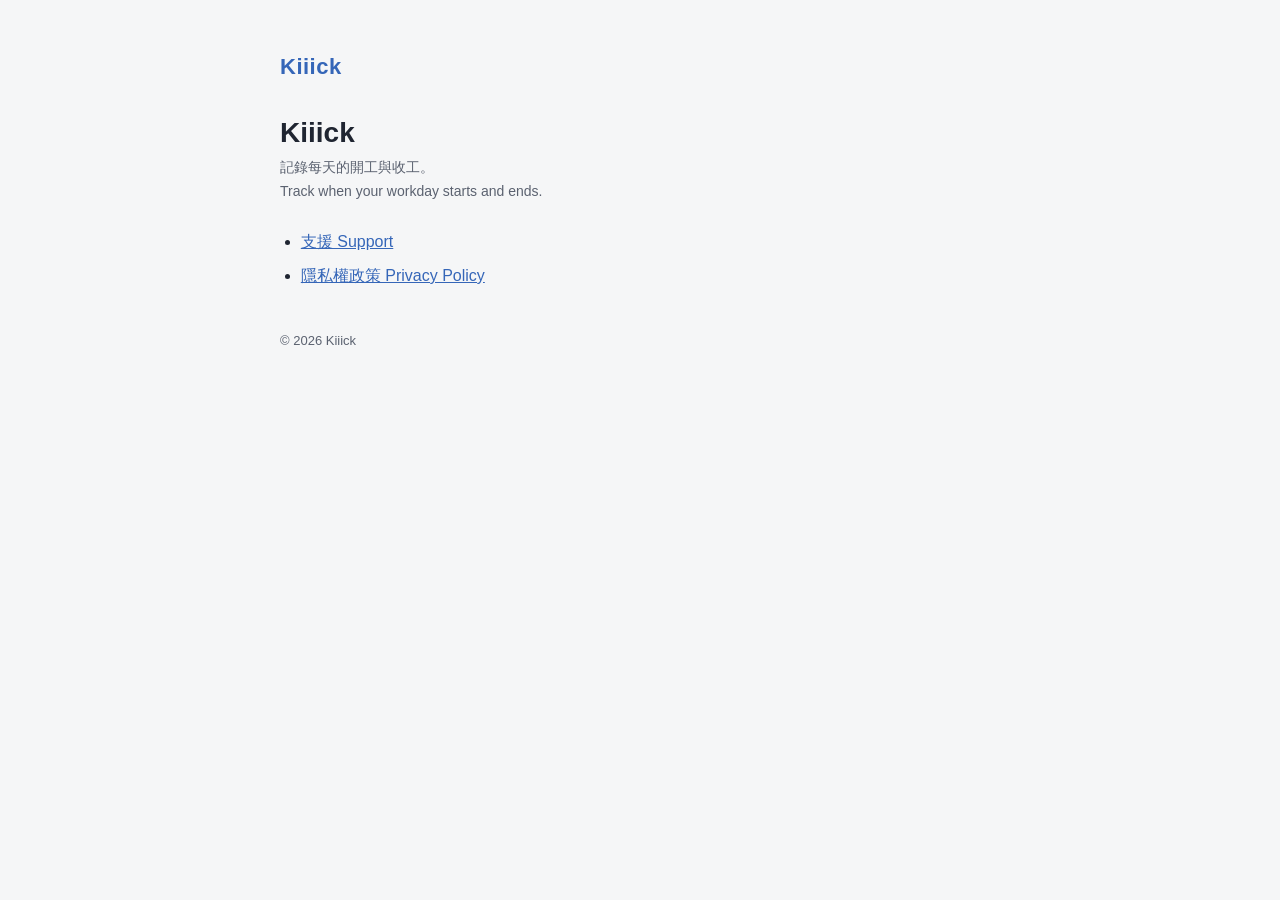
<file: index.html>
<!doctype html>
<html lang="zh-Hant">
<head>
<meta charset="utf-8">
<meta name="viewport" content="width=device-width,initial-scale=1">
<title>Kiiick</title>
<link rel="stylesheet" href="style.css">
</head>
<body>
<main>
<header><a class="brand" href="./">Kiiick</a></header>
<h1>Kiiick</h1>
<p class="meta">記錄每天的開工與收工。<br>Track when your workday starts and ends.</p>
<ul>
<li><a href="support/">支援 Support</a></li>
<li><a href="privacy/">隱私權政策 Privacy Policy</a></li>
</ul>
<footer>© 2026 Kiiick</footer>
</main>
</body>
</html>
</file>
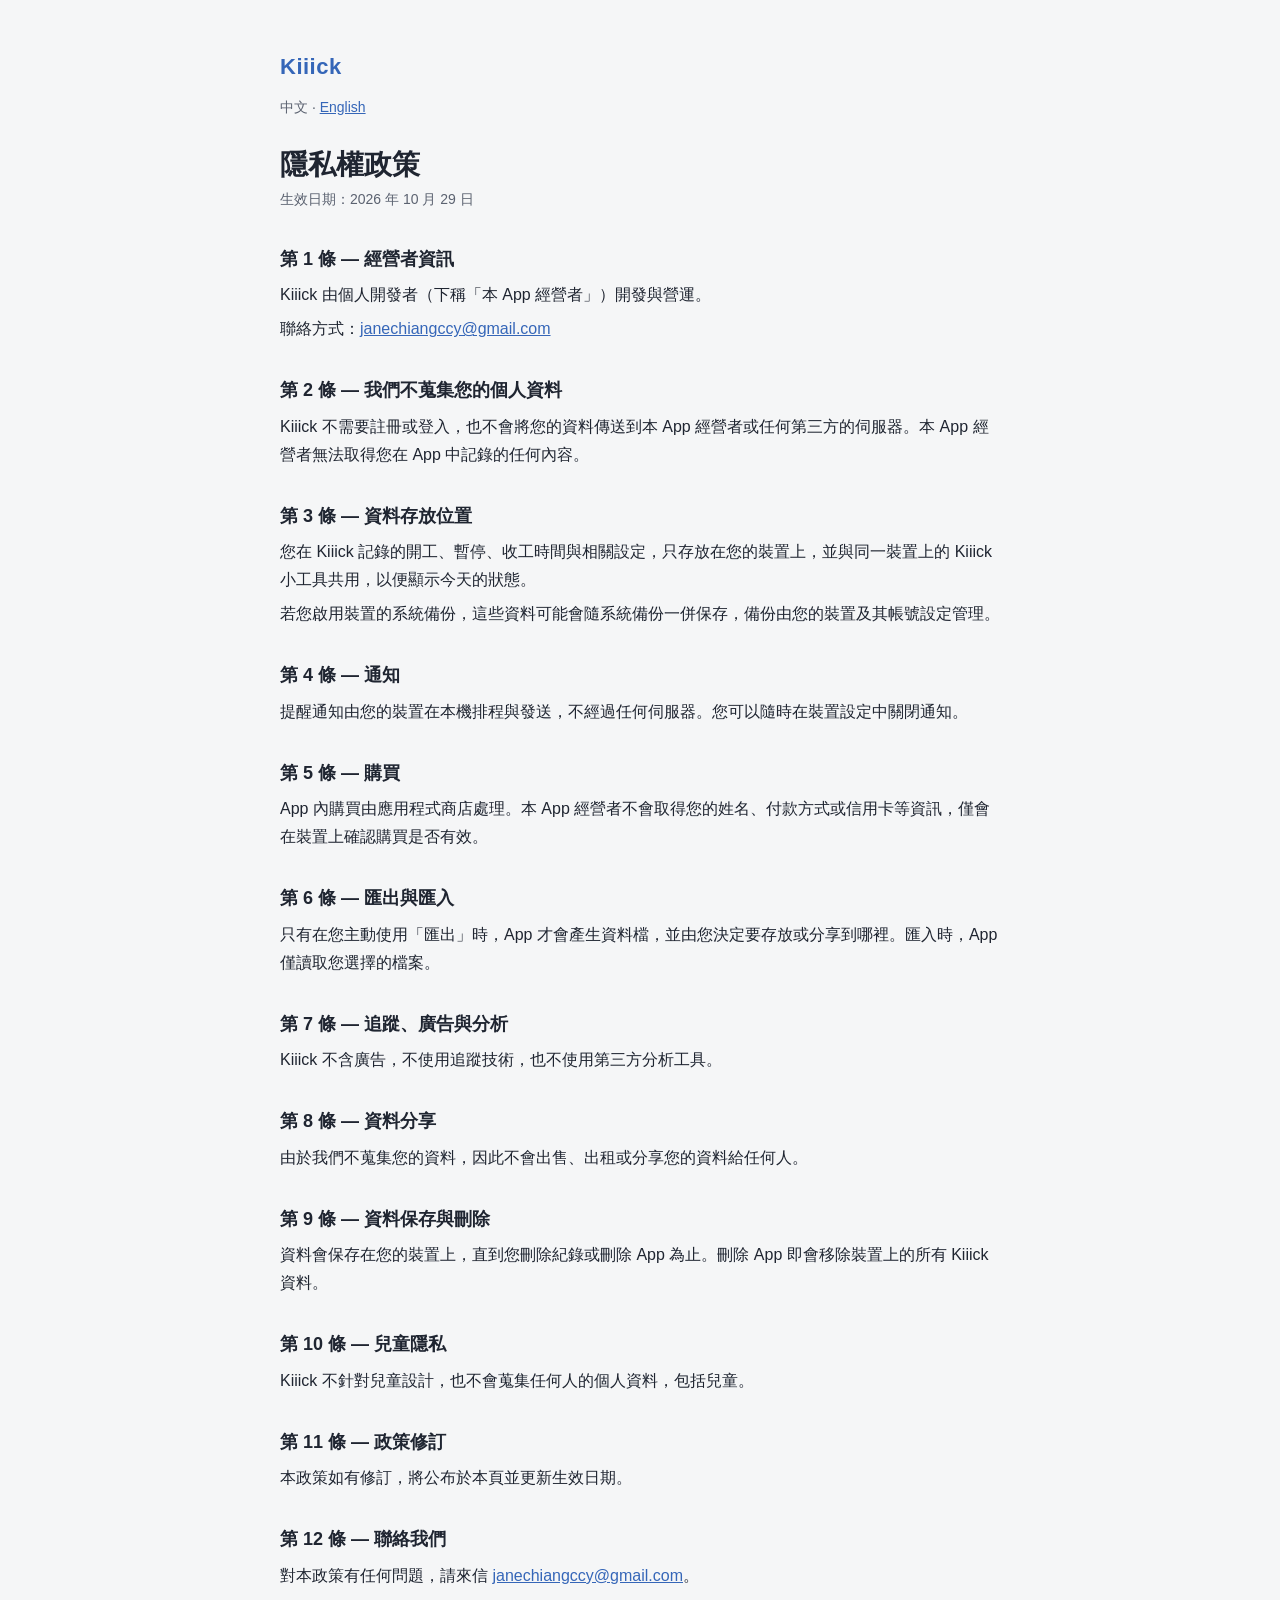
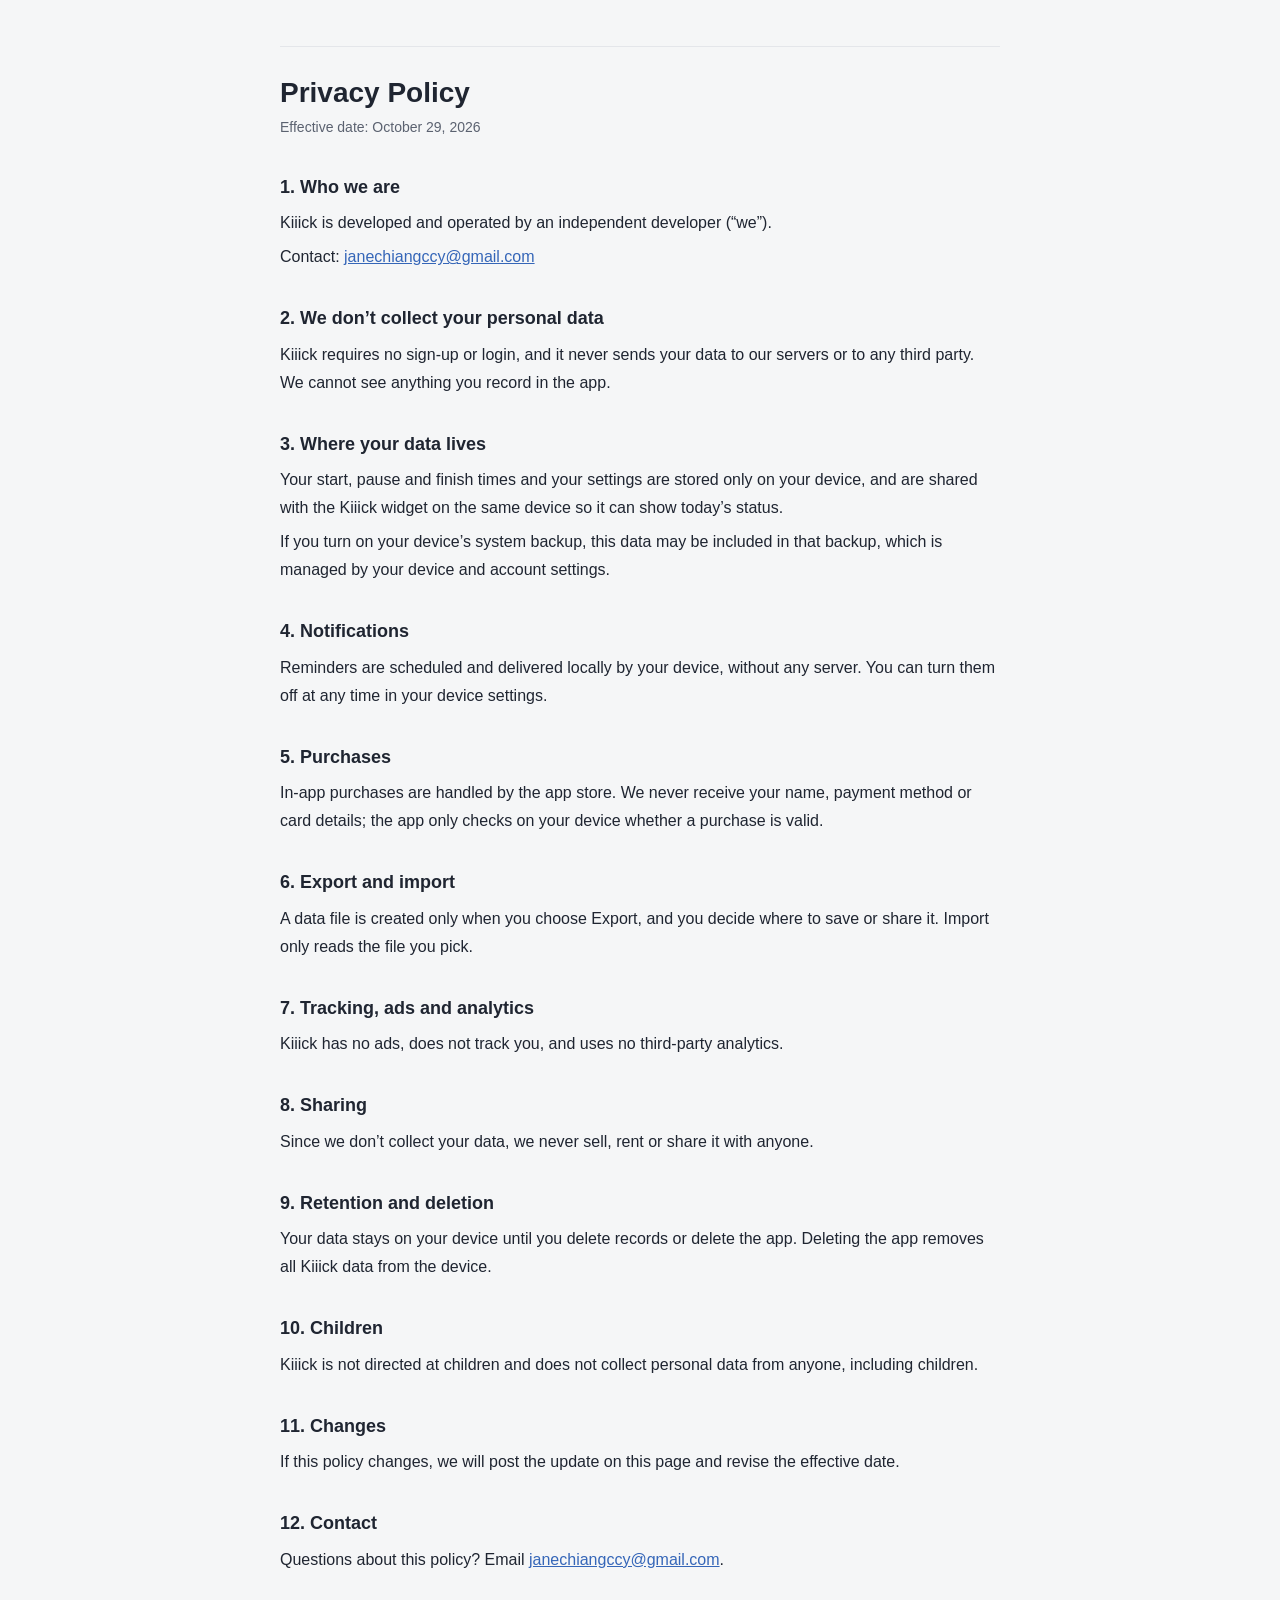
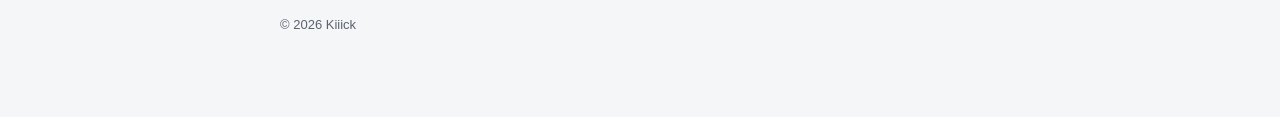
<file: privacy/index.html>
<!doctype html>
<html lang="zh-Hant">
<head>
<meta charset="utf-8">
<meta name="viewport" content="width=device-width,initial-scale=1">
<title>隱私權政策｜Kiiick</title>
<link rel="stylesheet" href="../style.css">
</head>
<body>
<main>
<header>
<a class="brand" href="../">Kiiick</a>
<nav class="lang">中文 · <a href="#en">English</a></nav>
</header>

<h1>隱私權政策</h1>
<p class="meta">生效日期：2026 年 10 月 29 日</p>

<h2>第 1 條 — 經營者資訊</h2>
<p>Kiiick 由個人開發者（下稱「本 App 經營者」）開發與營運。</p>
<p>聯絡方式：<a href="mailto:janechiangccy@gmail.com">janechiangccy@gmail.com</a></p>

<h2>第 2 條 — 我們不蒐集您的個人資料</h2>
<p>Kiiick 不需要註冊或登入，也不會將您的資料傳送到本 App 經營者或任何第三方的伺服器。本 App 經營者無法取得您在 App 中記錄的任何內容。</p>

<h2>第 3 條 — 資料存放位置</h2>
<p>您在 Kiiick 記錄的開工、暫停、收工時間與相關設定，只存放在您的裝置上，並與同一裝置上的 Kiiick 小工具共用，以便顯示今天的狀態。</p>
<p>若您啟用裝置的系統備份，這些資料可能會隨系統備份一併保存，備份由您的裝置及其帳號設定管理。</p>

<h2>第 4 條 — 通知</h2>
<p>提醒通知由您的裝置在本機排程與發送，不經過任何伺服器。您可以隨時在裝置設定中關閉通知。</p>

<h2>第 5 條 — 購買</h2>
<p>App 內購買由應用程式商店處理。本 App 經營者不會取得您的姓名、付款方式或信用卡等資訊，僅會在裝置上確認購買是否有效。</p>

<h2>第 6 條 — 匯出與匯入</h2>
<p>只有在您主動使用「匯出」時，App 才會產生資料檔，並由您決定要存放或分享到哪裡。匯入時，App 僅讀取您選擇的檔案。</p>

<h2>第 7 條 — 追蹤、廣告與分析</h2>
<p>Kiiick 不含廣告，不使用追蹤技術，也不使用第三方分析工具。</p>

<h2>第 8 條 — 資料分享</h2>
<p>由於我們不蒐集您的資料，因此不會出售、出租或分享您的資料給任何人。</p>

<h2>第 9 條 — 資料保存與刪除</h2>
<p>資料會保存在您的裝置上，直到您刪除紀錄或刪除 App 為止。刪除 App 即會移除裝置上的所有 Kiiick 資料。</p>

<h2>第 10 條 — 兒童隱私</h2>
<p>Kiiick 不針對兒童設計，也不會蒐集任何人的個人資料，包括兒童。</p>

<h2>第 11 條 — 政策修訂</h2>
<p>本政策如有修訂，將公布於本頁並更新生效日期。</p>

<h2>第 12 條 — 聯絡我們</h2>
<p>對本政策有任何問題，請來信 <a href="mailto:janechiangccy@gmail.com">janechiangccy@gmail.com</a>。</p>

<hr id="en">

<h1>Privacy Policy</h1>
<p class="meta">Effective date: October 29, 2026</p>

<h2>1. Who we are</h2>
<p>Kiiick is developed and operated by an independent developer (“we”).</p>
<p>Contact: <a href="mailto:janechiangccy@gmail.com">janechiangccy@gmail.com</a></p>

<h2>2. We don’t collect your personal data</h2>
<p>Kiiick requires no sign-up or login, and it never sends your data to our servers or to any third party. We cannot see anything you record in the app.</p>

<h2>3. Where your data lives</h2>
<p>Your start, pause and finish times and your settings are stored only on your device, and are shared with the Kiiick widget on the same device so it can show today’s status.</p>
<p>If you turn on your device’s system backup, this data may be included in that backup, which is managed by your device and account settings.</p>

<h2>4. Notifications</h2>
<p>Reminders are scheduled and delivered locally by your device, without any server. You can turn them off at any time in your device settings.</p>

<h2>5. Purchases</h2>
<p>In-app purchases are handled by the app store. We never receive your name, payment method or card details; the app only checks on your device whether a purchase is valid.</p>

<h2>6. Export and import</h2>
<p>A data file is created only when you choose Export, and you decide where to save or share it. Import only reads the file you pick.</p>

<h2>7. Tracking, ads and analytics</h2>
<p>Kiiick has no ads, does not track you, and uses no third-party analytics.</p>

<h2>8. Sharing</h2>
<p>Since we don’t collect your data, we never sell, rent or share it with anyone.</p>

<h2>9. Retention and deletion</h2>
<p>Your data stays on your device until you delete records or delete the app. Deleting the app removes all Kiiick data from the device.</p>

<h2>10. Children</h2>
<p>Kiiick is not directed at children and does not collect personal data from anyone, including children.</p>

<h2>11. Changes</h2>
<p>If this policy changes, we will post the update on this page and revise the effective date.</p>

<h2>12. Contact</h2>
<p>Questions about this policy? Email <a href="mailto:janechiangccy@gmail.com">janechiangccy@gmail.com</a>.</p>

<footer>© 2026 Kiiick</footer>
</main>
</body>
</html>
</file>
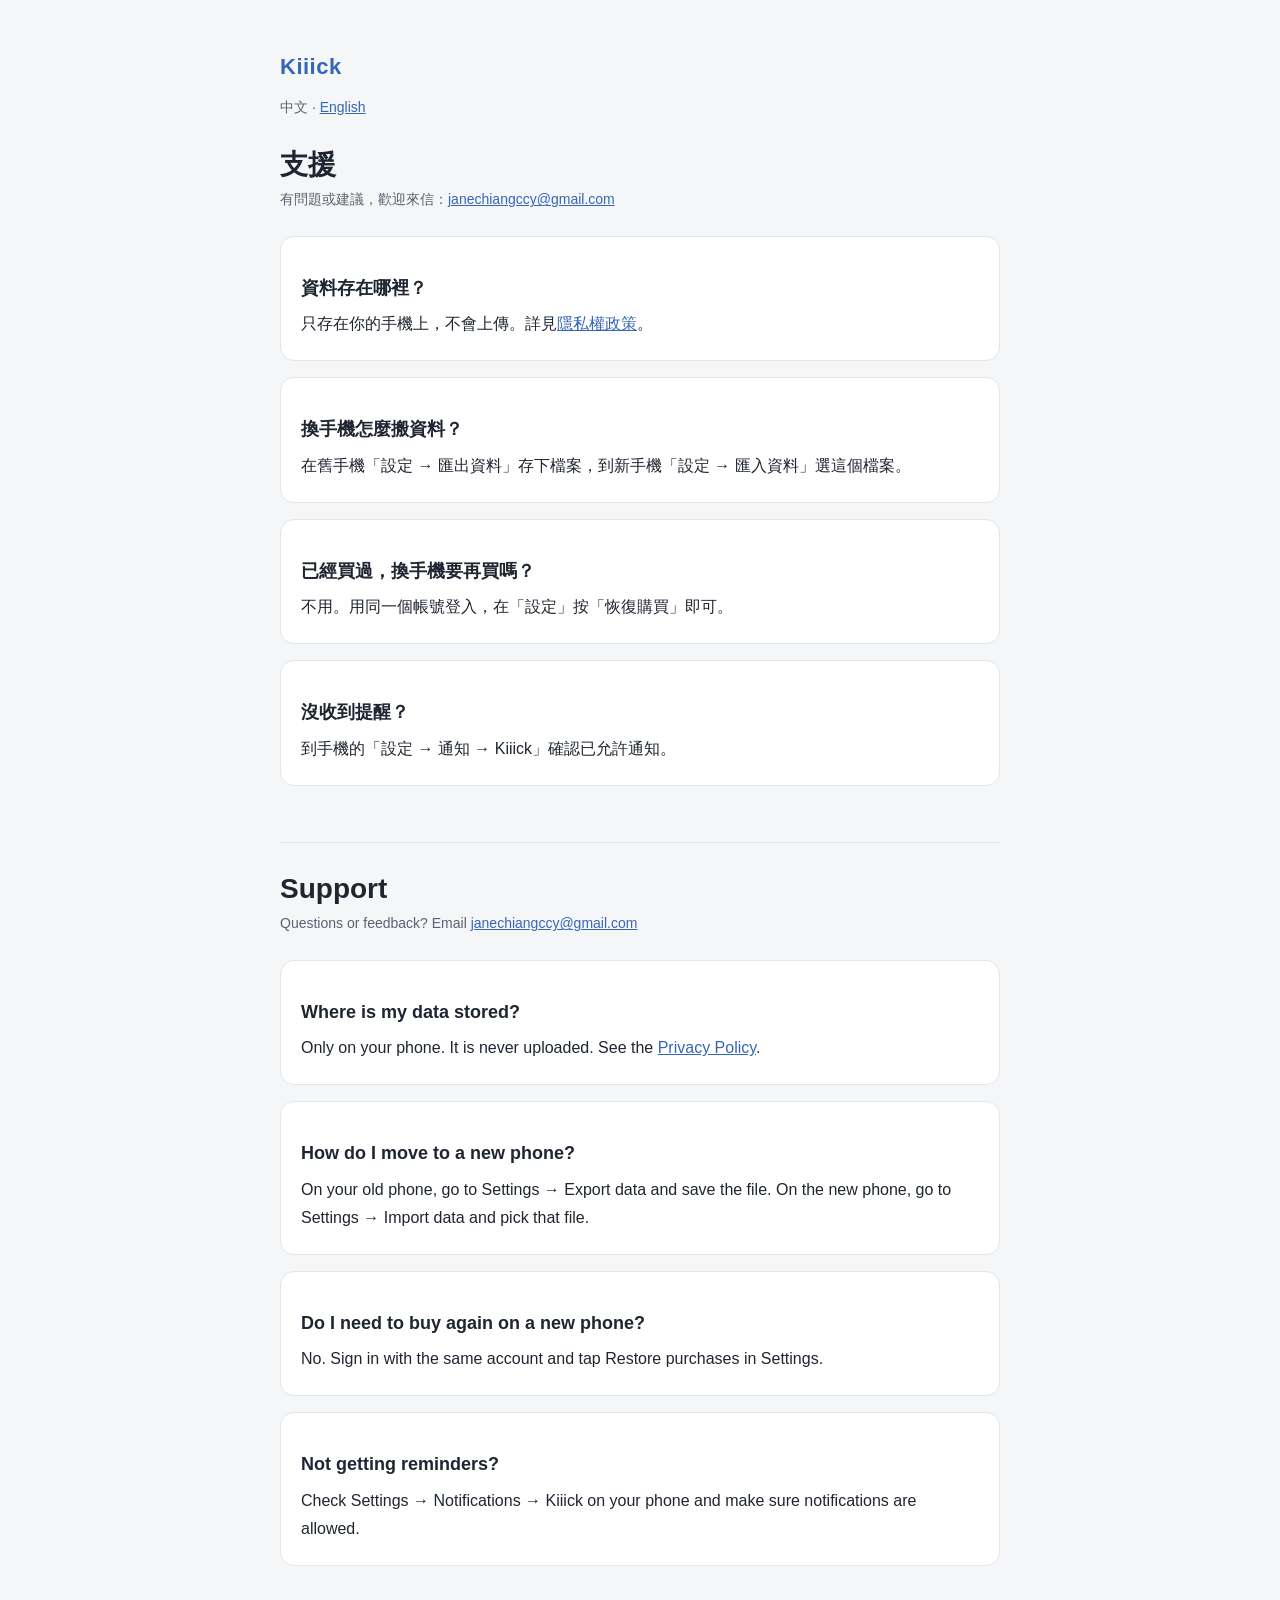
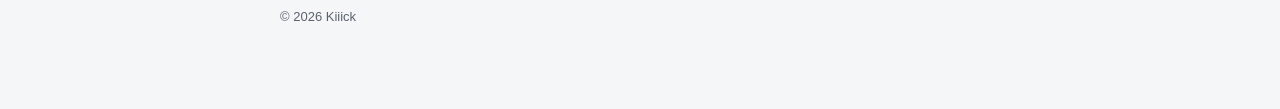
<file: support/index.html>
<!doctype html>
<html lang="zh-Hant">
<head>
<meta charset="utf-8">
<meta name="viewport" content="width=device-width,initial-scale=1">
<title>支援｜Kiiick</title>
<link rel="stylesheet" href="../style.css">
</head>
<body>
<main>
<header>
<a class="brand" href="../">Kiiick</a>
<nav class="lang">中文 · <a href="#en">English</a></nav>
</header>

<h1>支援</h1>
<p class="meta">有問題或建議，歡迎來信：<a href="mailto:janechiangccy@gmail.com">janechiangccy@gmail.com</a></p>

<div class="card">
<h2>資料存在哪裡？</h2>
<p>只存在你的手機上，不會上傳。詳見<a href="../privacy/">隱私權政策</a>。</p>
</div>
<div class="card">
<h2>換手機怎麼搬資料？</h2>
<p>在舊手機「設定 → 匯出資料」存下檔案，到新手機「設定 → 匯入資料」選這個檔案。</p>
</div>
<div class="card">
<h2>已經買過，換手機要再買嗎？</h2>
<p>不用。用同一個帳號登入，在「設定」按「恢復購買」即可。</p>
</div>
<div class="card">
<h2>沒收到提醒？</h2>
<p>到手機的「設定 → 通知 → Kiiick」確認已允許通知。</p>
</div>

<hr id="en">

<h1>Support</h1>
<p class="meta">Questions or feedback? Email <a href="mailto:janechiangccy@gmail.com">janechiangccy@gmail.com</a></p>

<div class="card">
<h2>Where is my data stored?</h2>
<p>Only on your phone. It is never uploaded. See the <a href="../privacy/#en">Privacy Policy</a>.</p>
</div>
<div class="card">
<h2>How do I move to a new phone?</h2>
<p>On your old phone, go to Settings → Export data and save the file. On the new phone, go to Settings → Import data and pick that file.</p>
</div>
<div class="card">
<h2>Do I need to buy again on a new phone?</h2>
<p>No. Sign in with the same account and tap Restore purchases in Settings.</p>
</div>
<div class="card">
<h2>Not getting reminders?</h2>
<p>Check Settings → Notifications → Kiiick on your phone and make sure notifications are allowed.</p>
</div>

<footer>© 2026 Kiiick</footer>
</main>
</body>
</html>
</file>
<file: style.css>
:root{--bg:#F5F6F7;--ink:#1F2531;--sub:#5B6270;--accent:#3566B8;--card:#fff;--line:#E4E6EA;color-scheme:light dark}
@media (prefers-color-scheme:dark){:root{--bg:#1F2531;--ink:#F5F6F7;--sub:#A9AFBA;--accent:#92B5F0;--card:#2A303B;--line:#3A404B}}
*{box-sizing:border-box}
body{margin:0;background:var(--bg);color:var(--ink);font:16px/1.75 -apple-system,BlinkMacSystemFont,"PingFang TC","Noto Sans TC","Helvetica Neue",sans-serif;padding:0 20px}
main{max-width:720px;margin:0 auto;padding:48px 0 80px}
header .brand{font-weight:800;font-size:22px;color:var(--accent);text-decoration:none;letter-spacing:.5px}
nav.lang{margin-top:8px;font-size:14px;color:var(--sub)}
nav.lang a{color:var(--accent)}
h1{font-size:28px;line-height:1.3;margin:28px 0 4px}
.meta{color:var(--sub);font-size:14px;margin:0 0 24px}
h2{font-size:18px;margin:32px 0 6px}
p,li{margin:6px 0}
ul{padding-left:1.3em}
a{color:var(--accent)}
.card{background:var(--card);border:1px solid var(--line);border-radius:14px;padding:4px 20px 16px;margin:16px 0}
hr{border:0;border-top:1px solid var(--line);margin:56px 0 0}
footer{color:var(--sub);font-size:13px;margin-top:40px}
</file>
